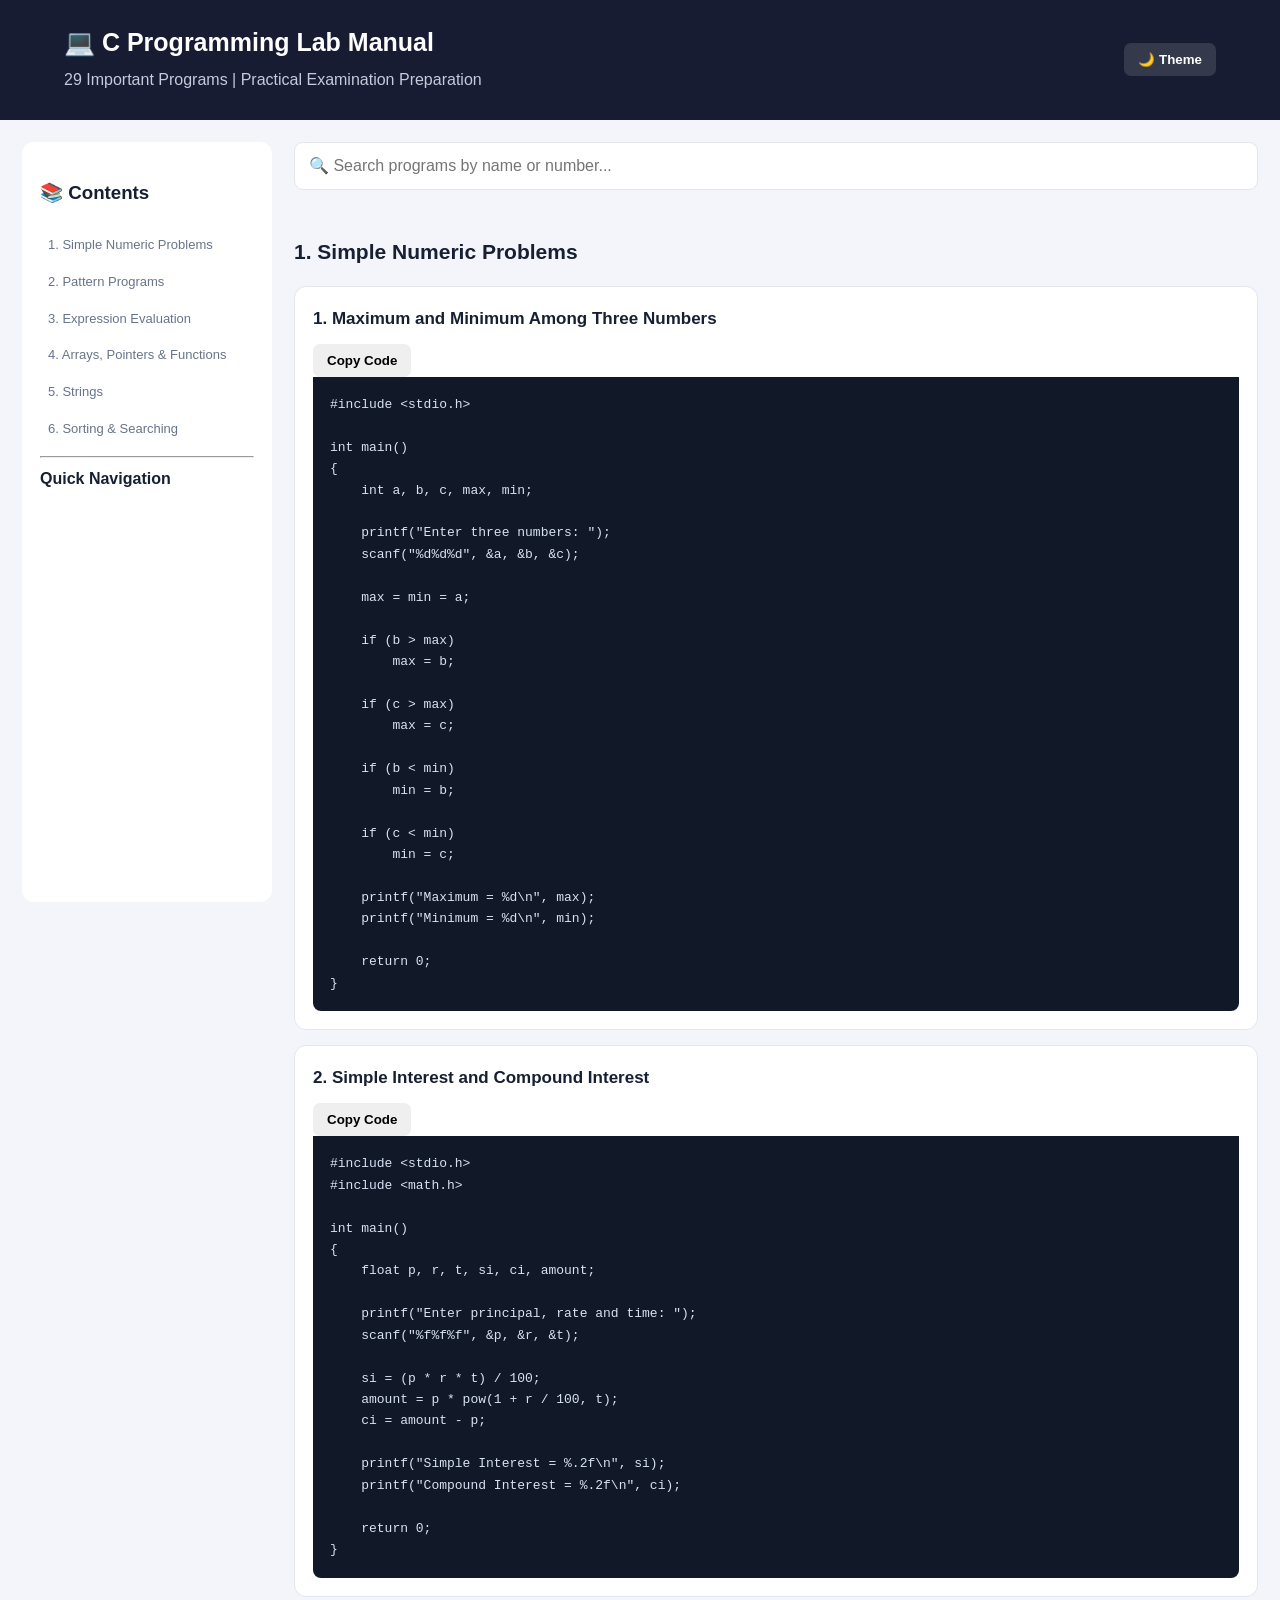
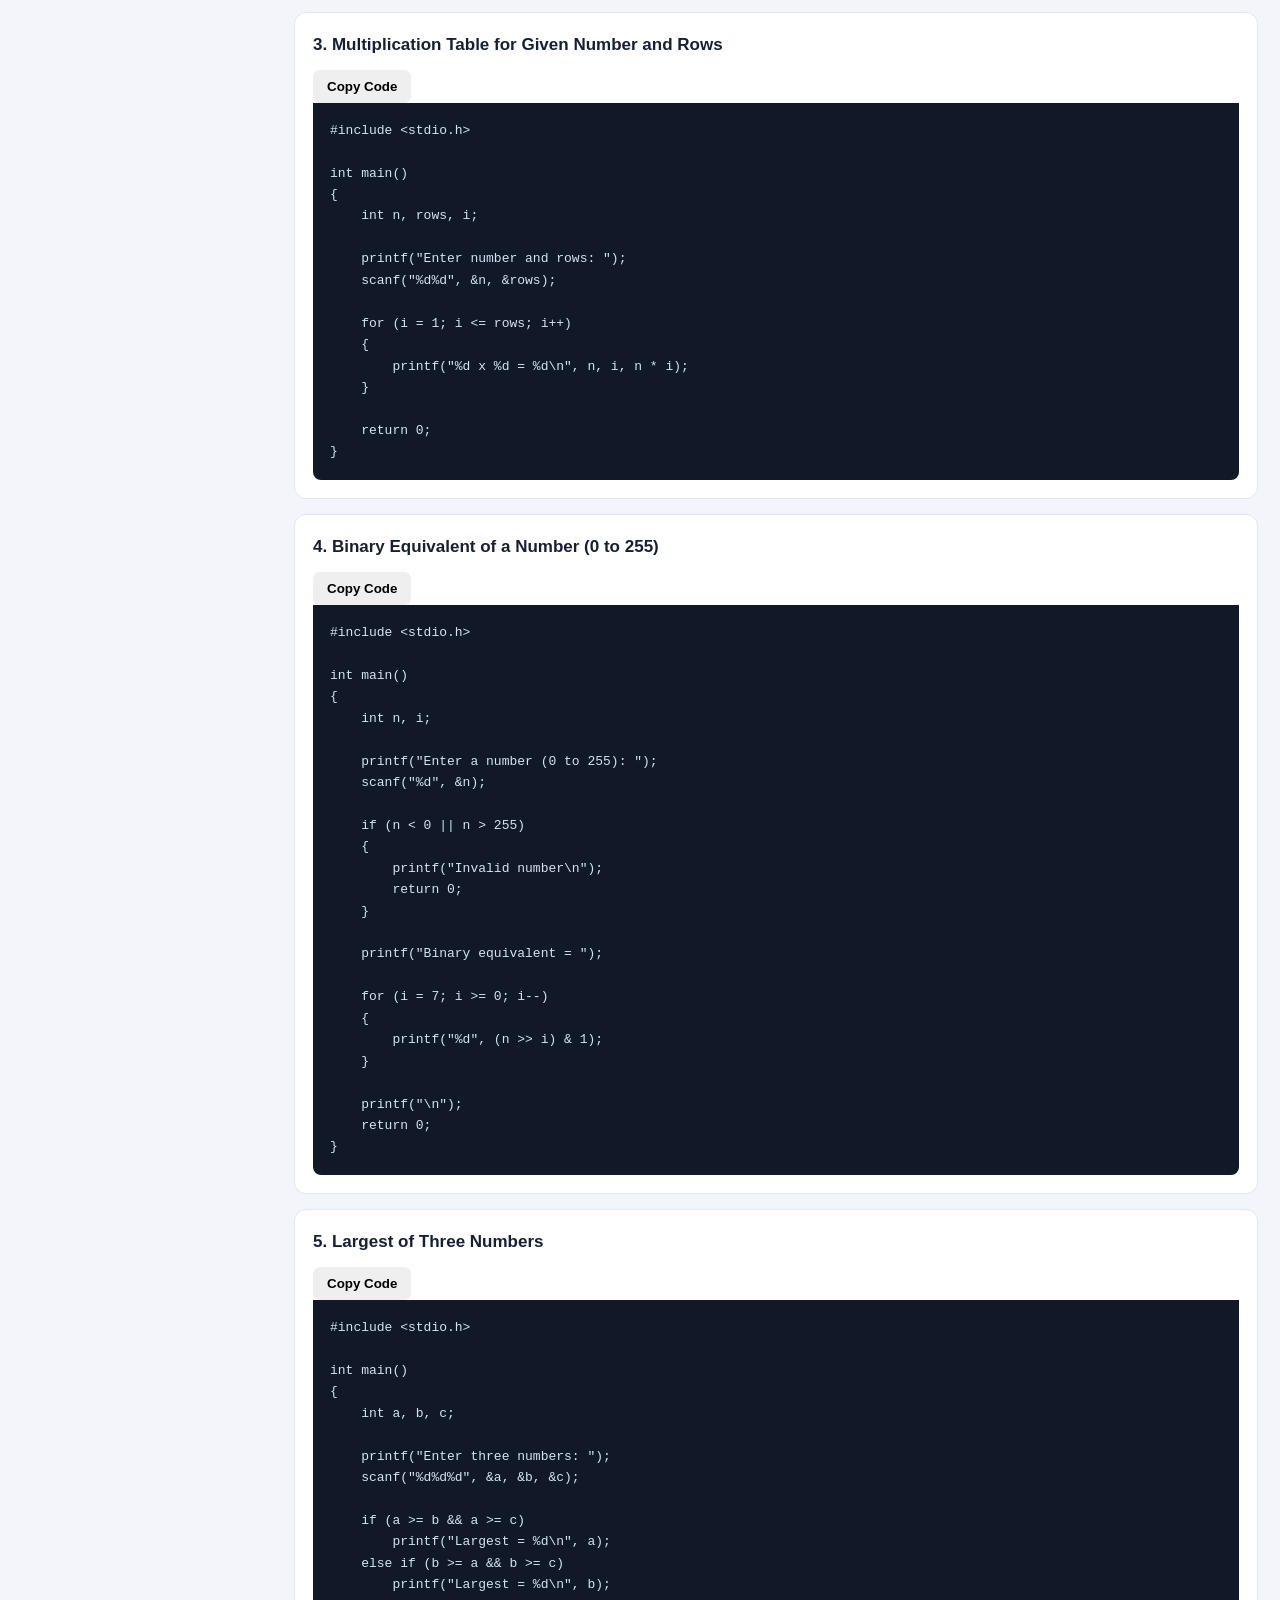
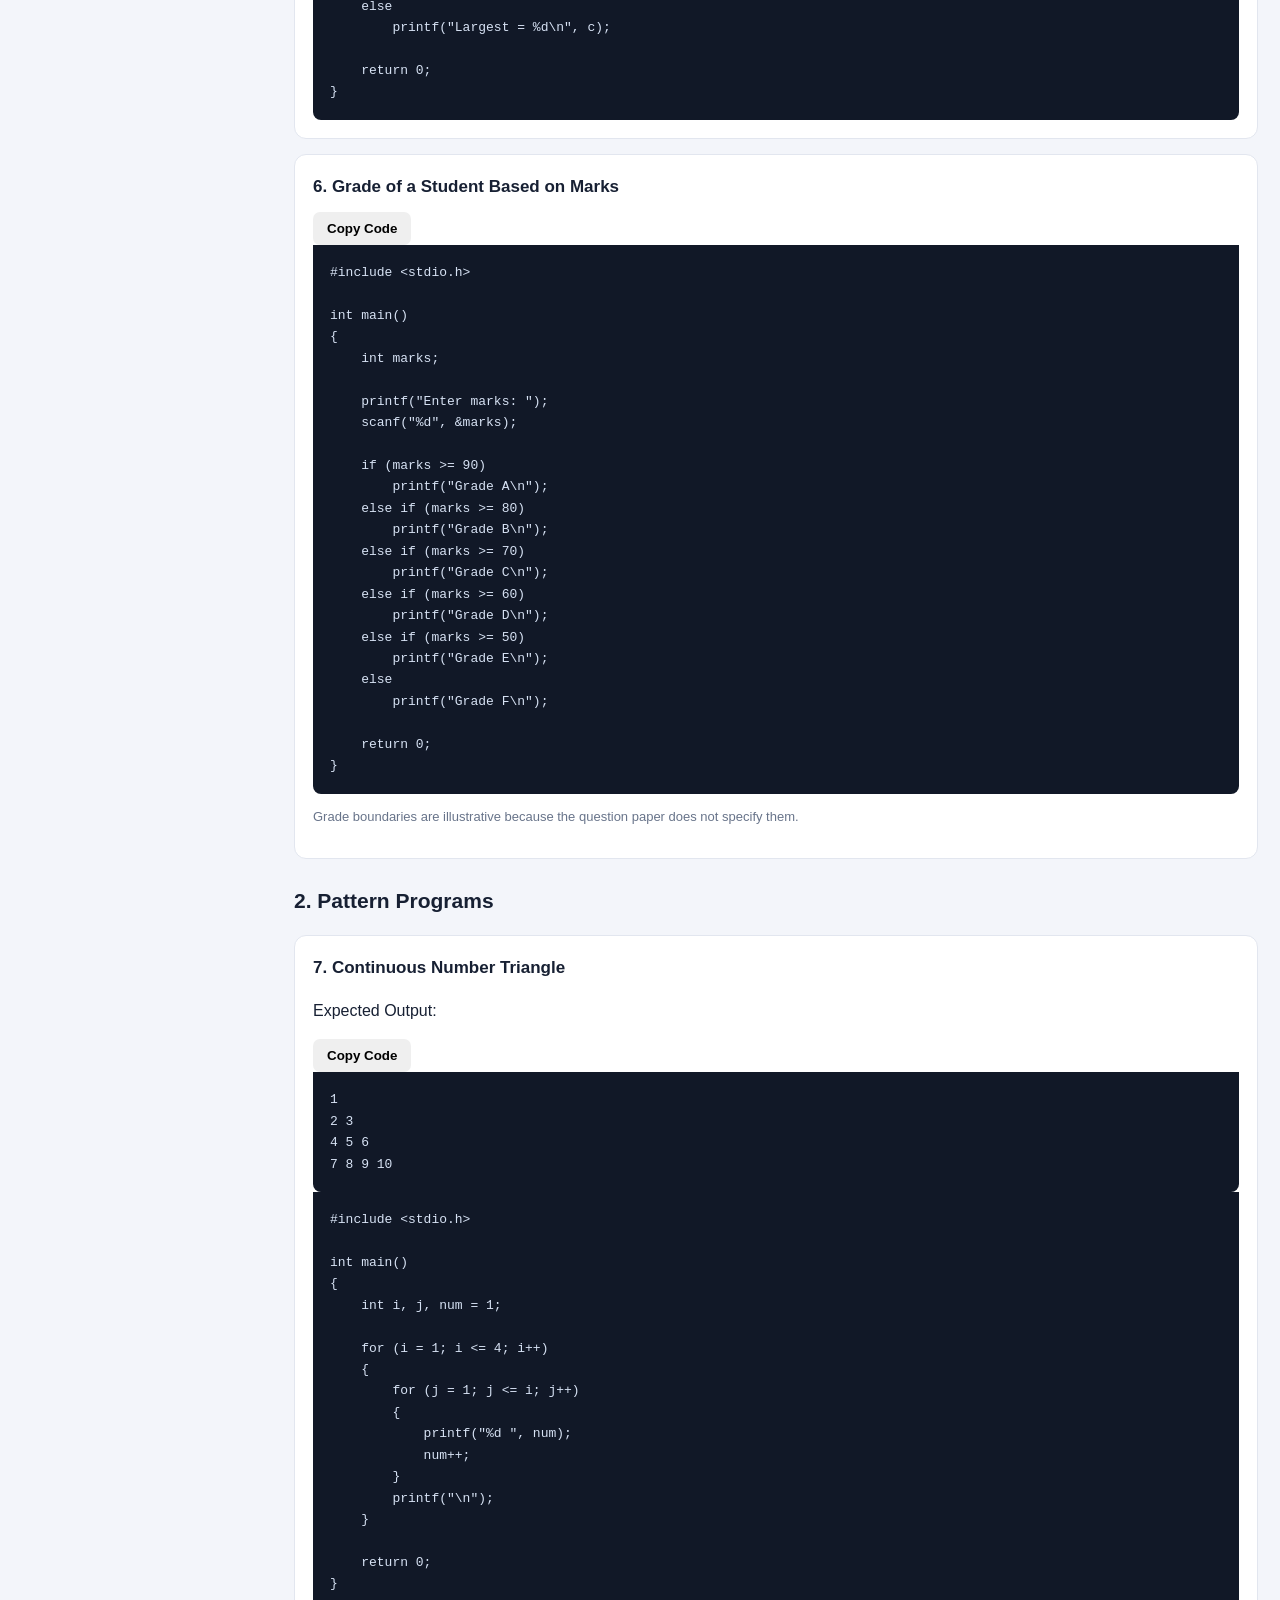
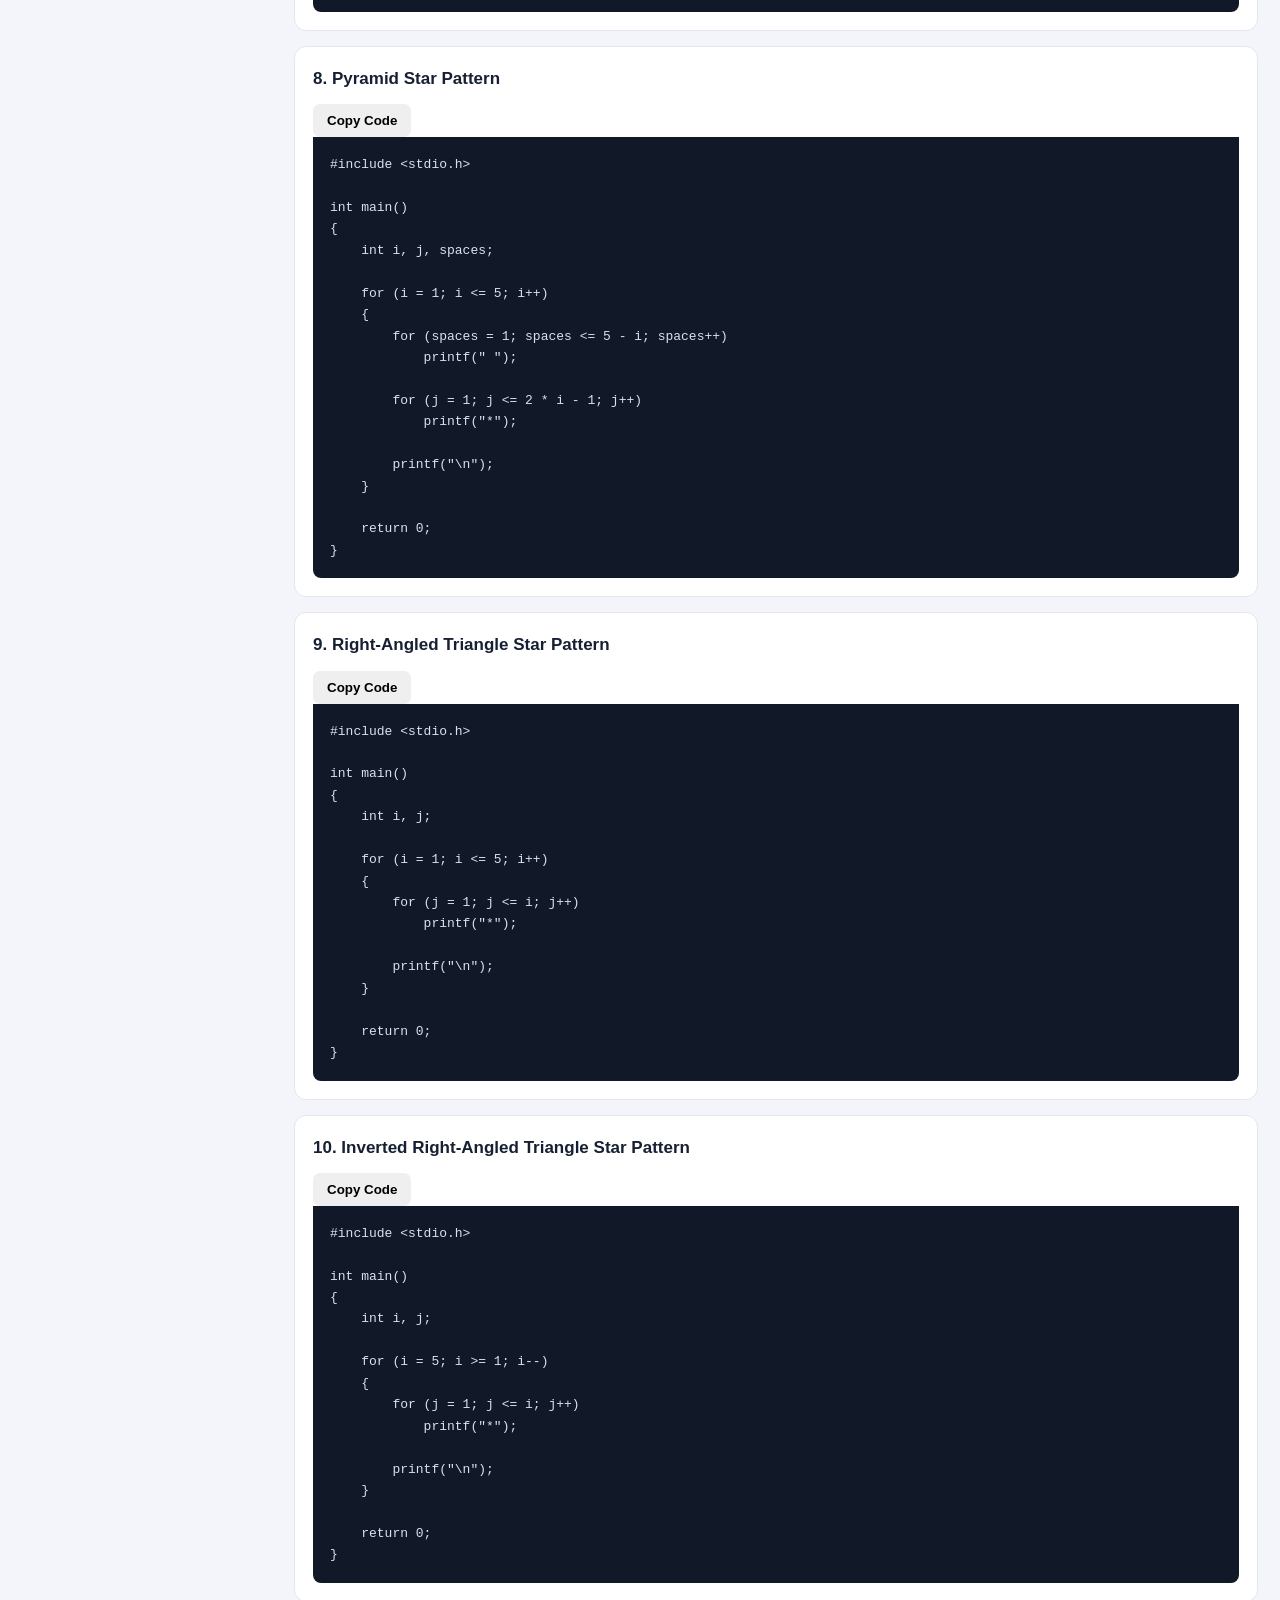
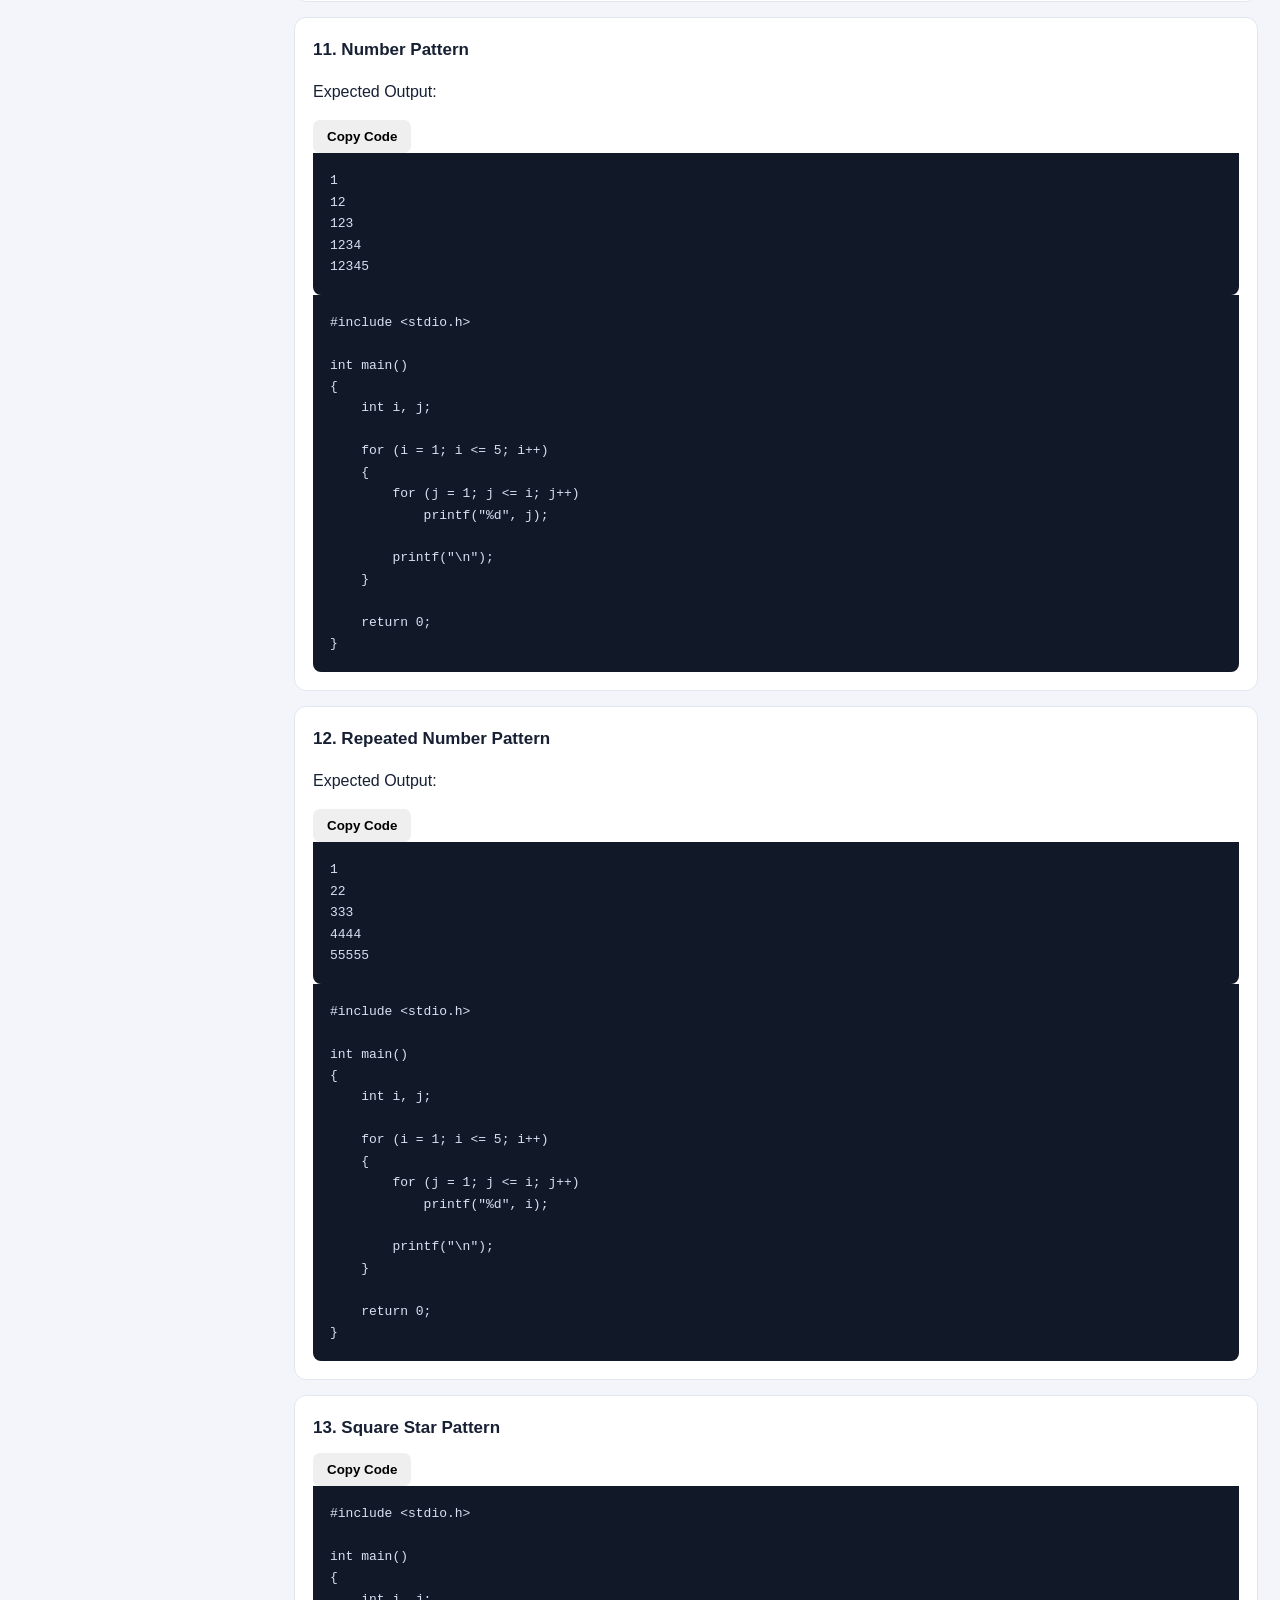
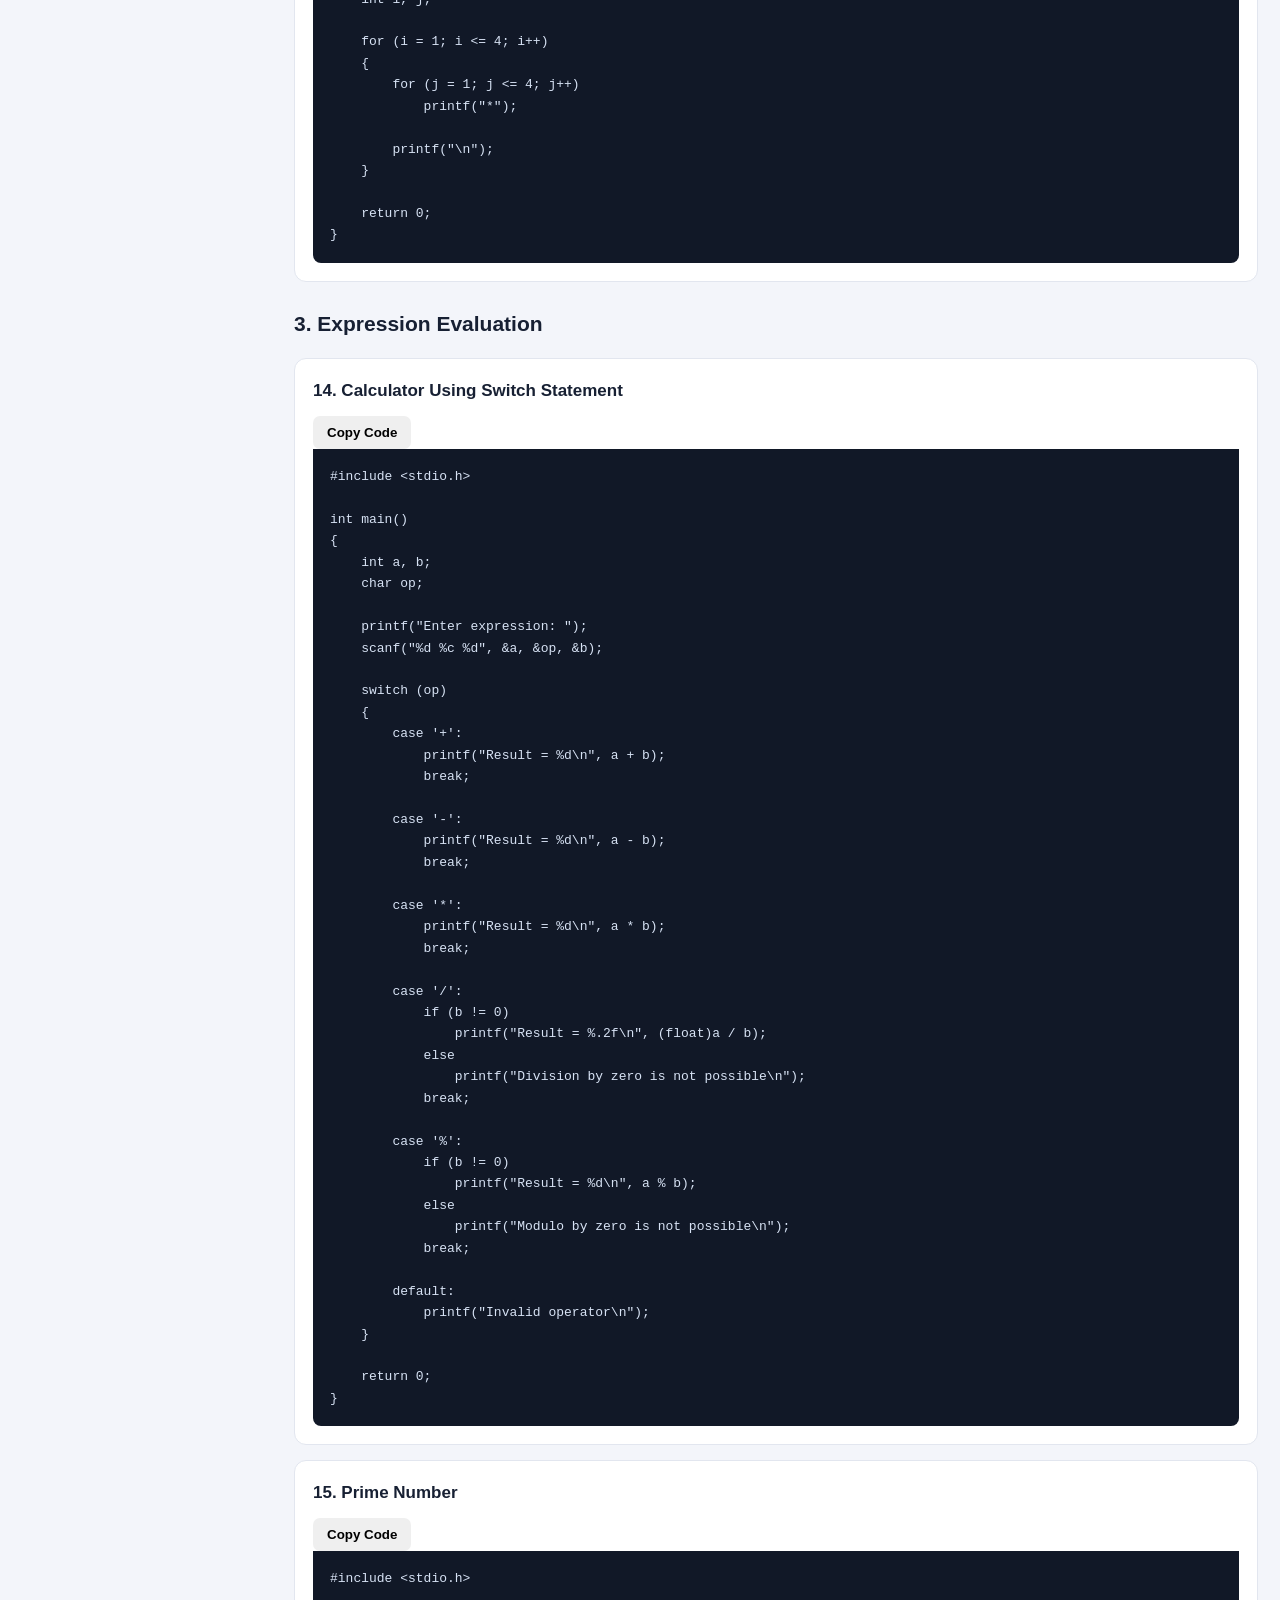
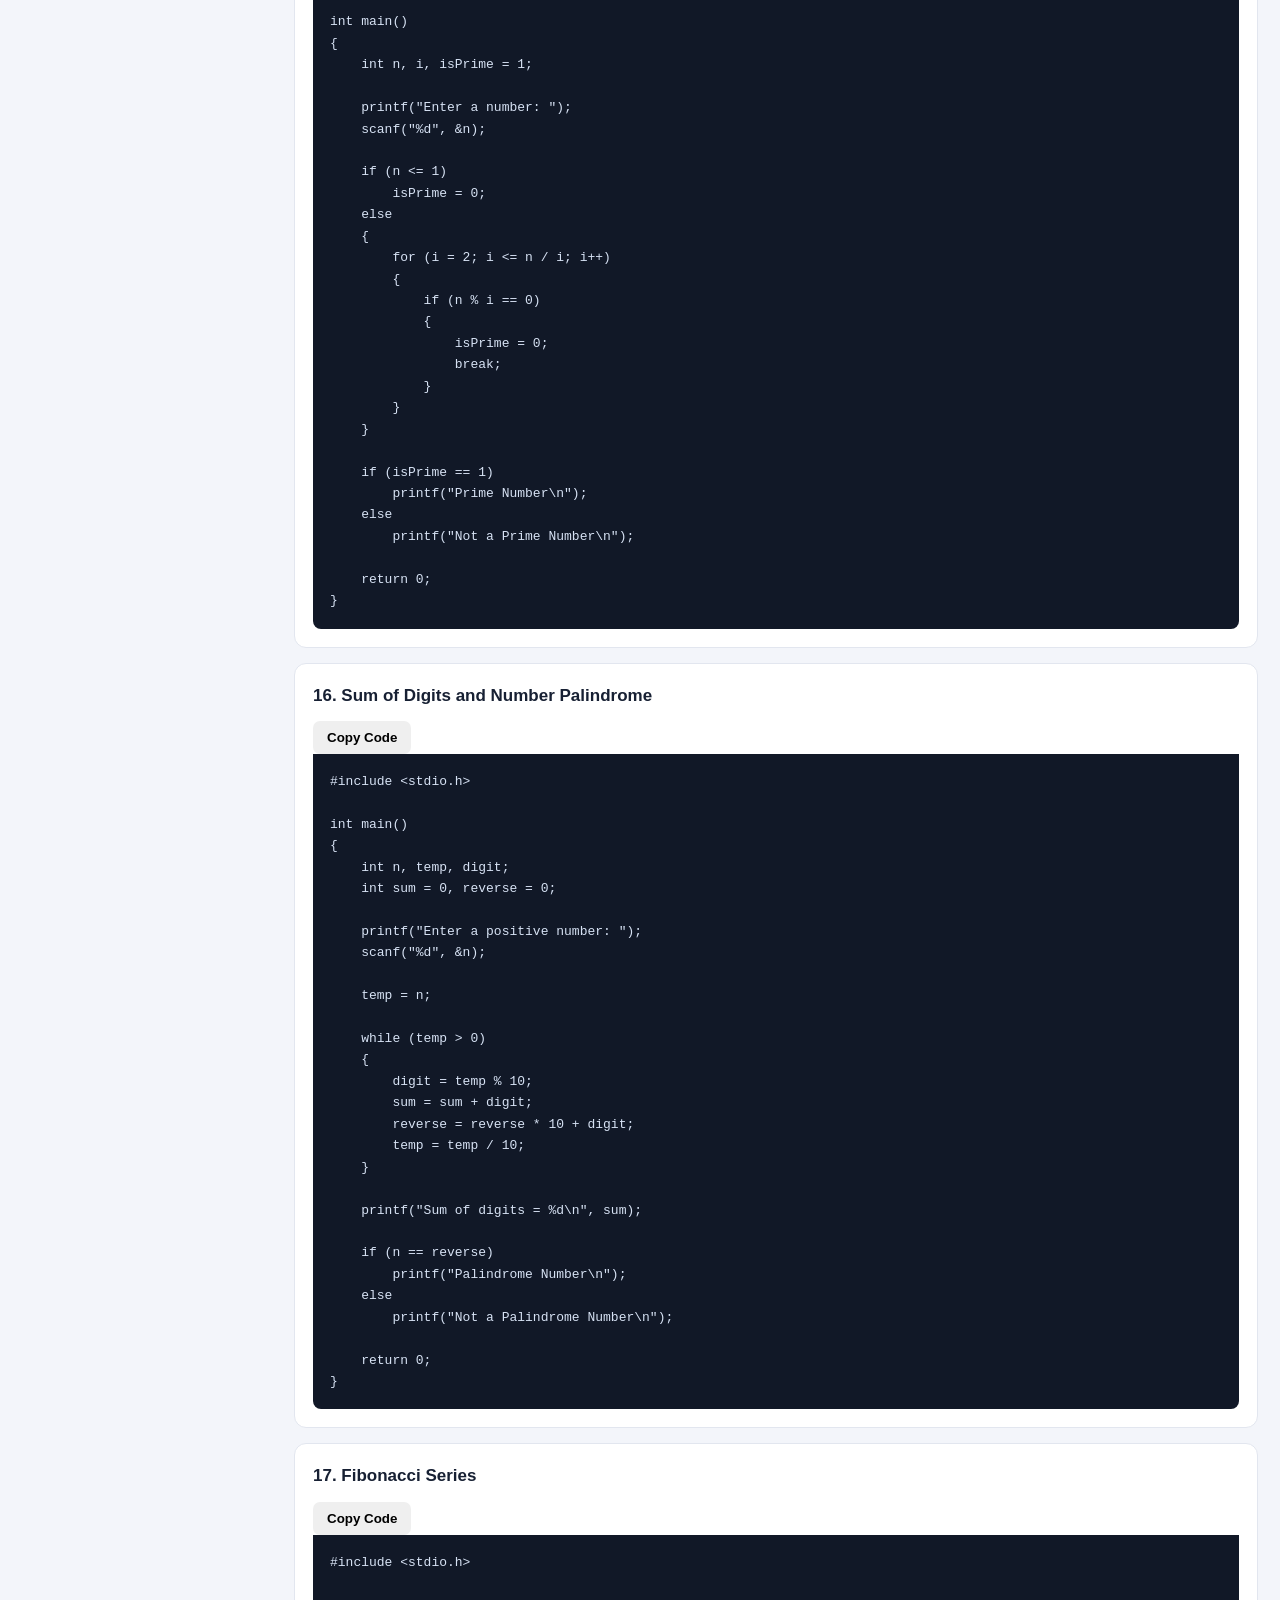
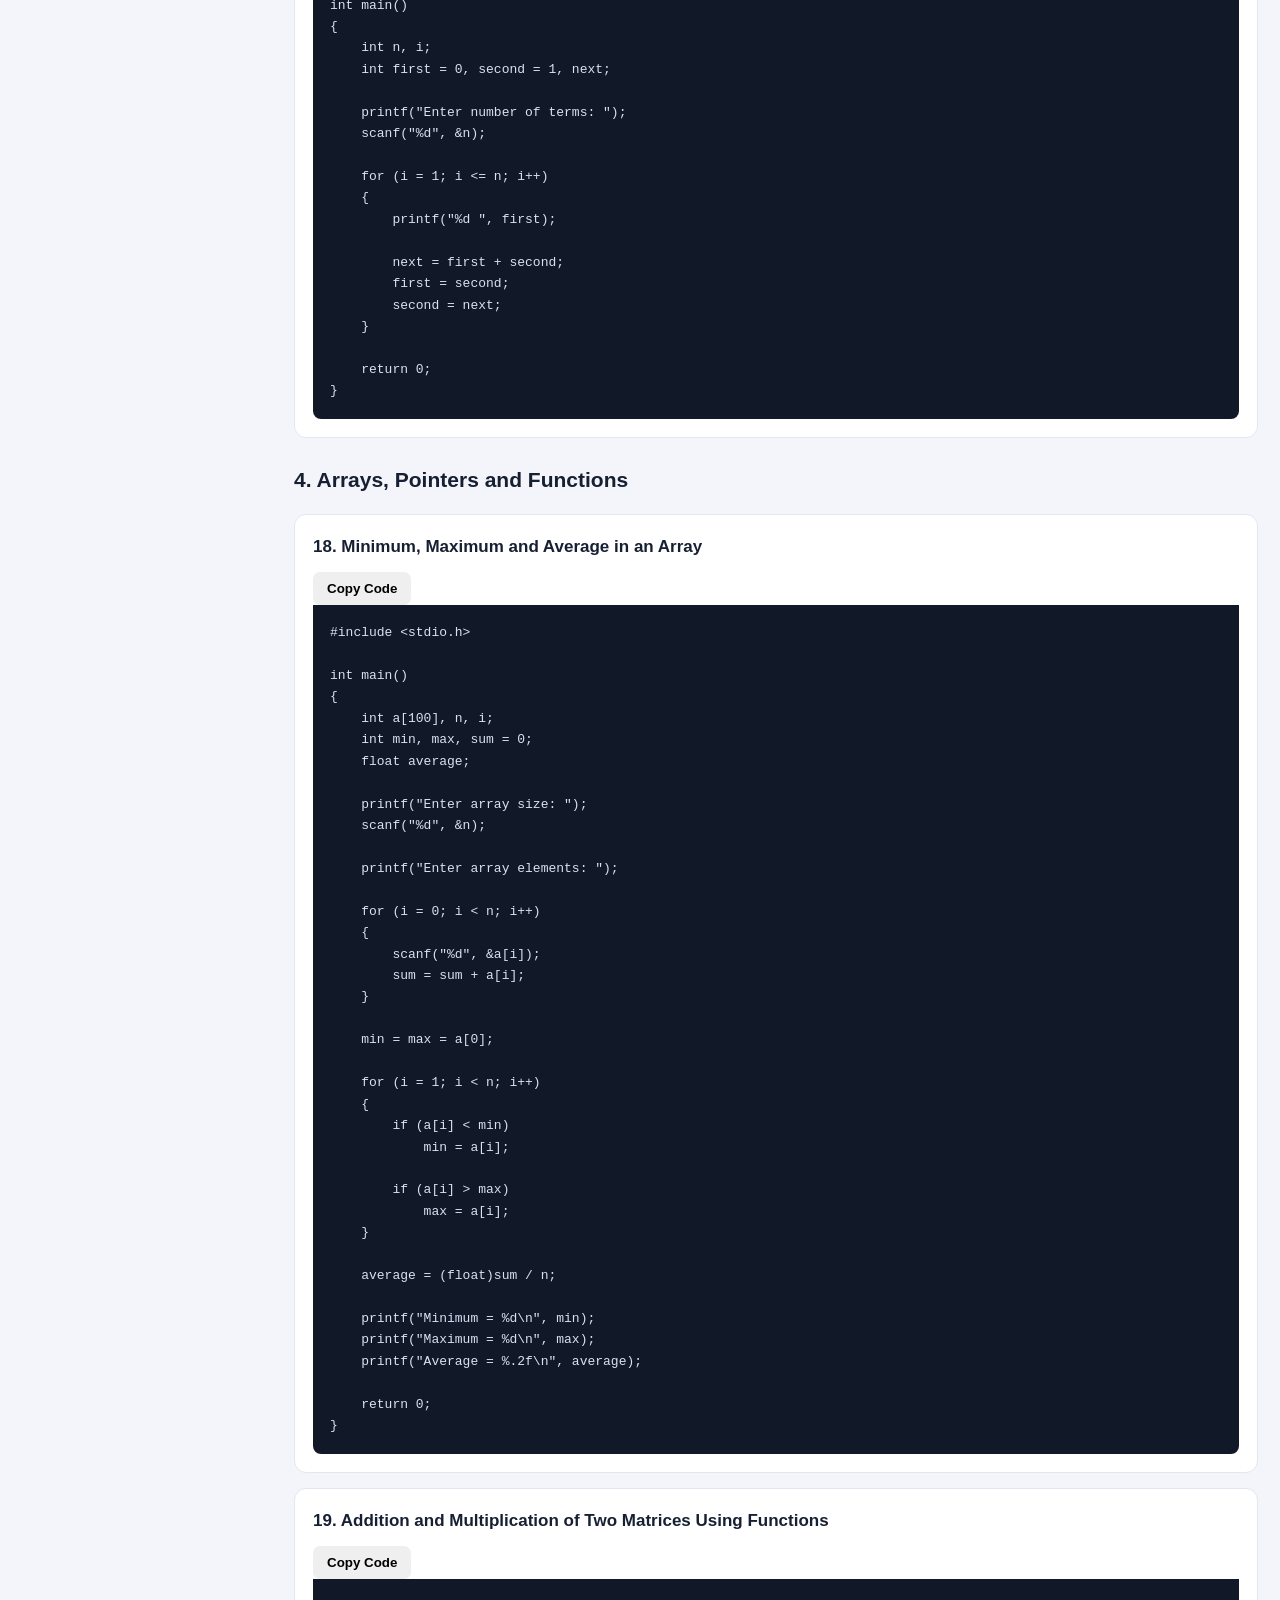
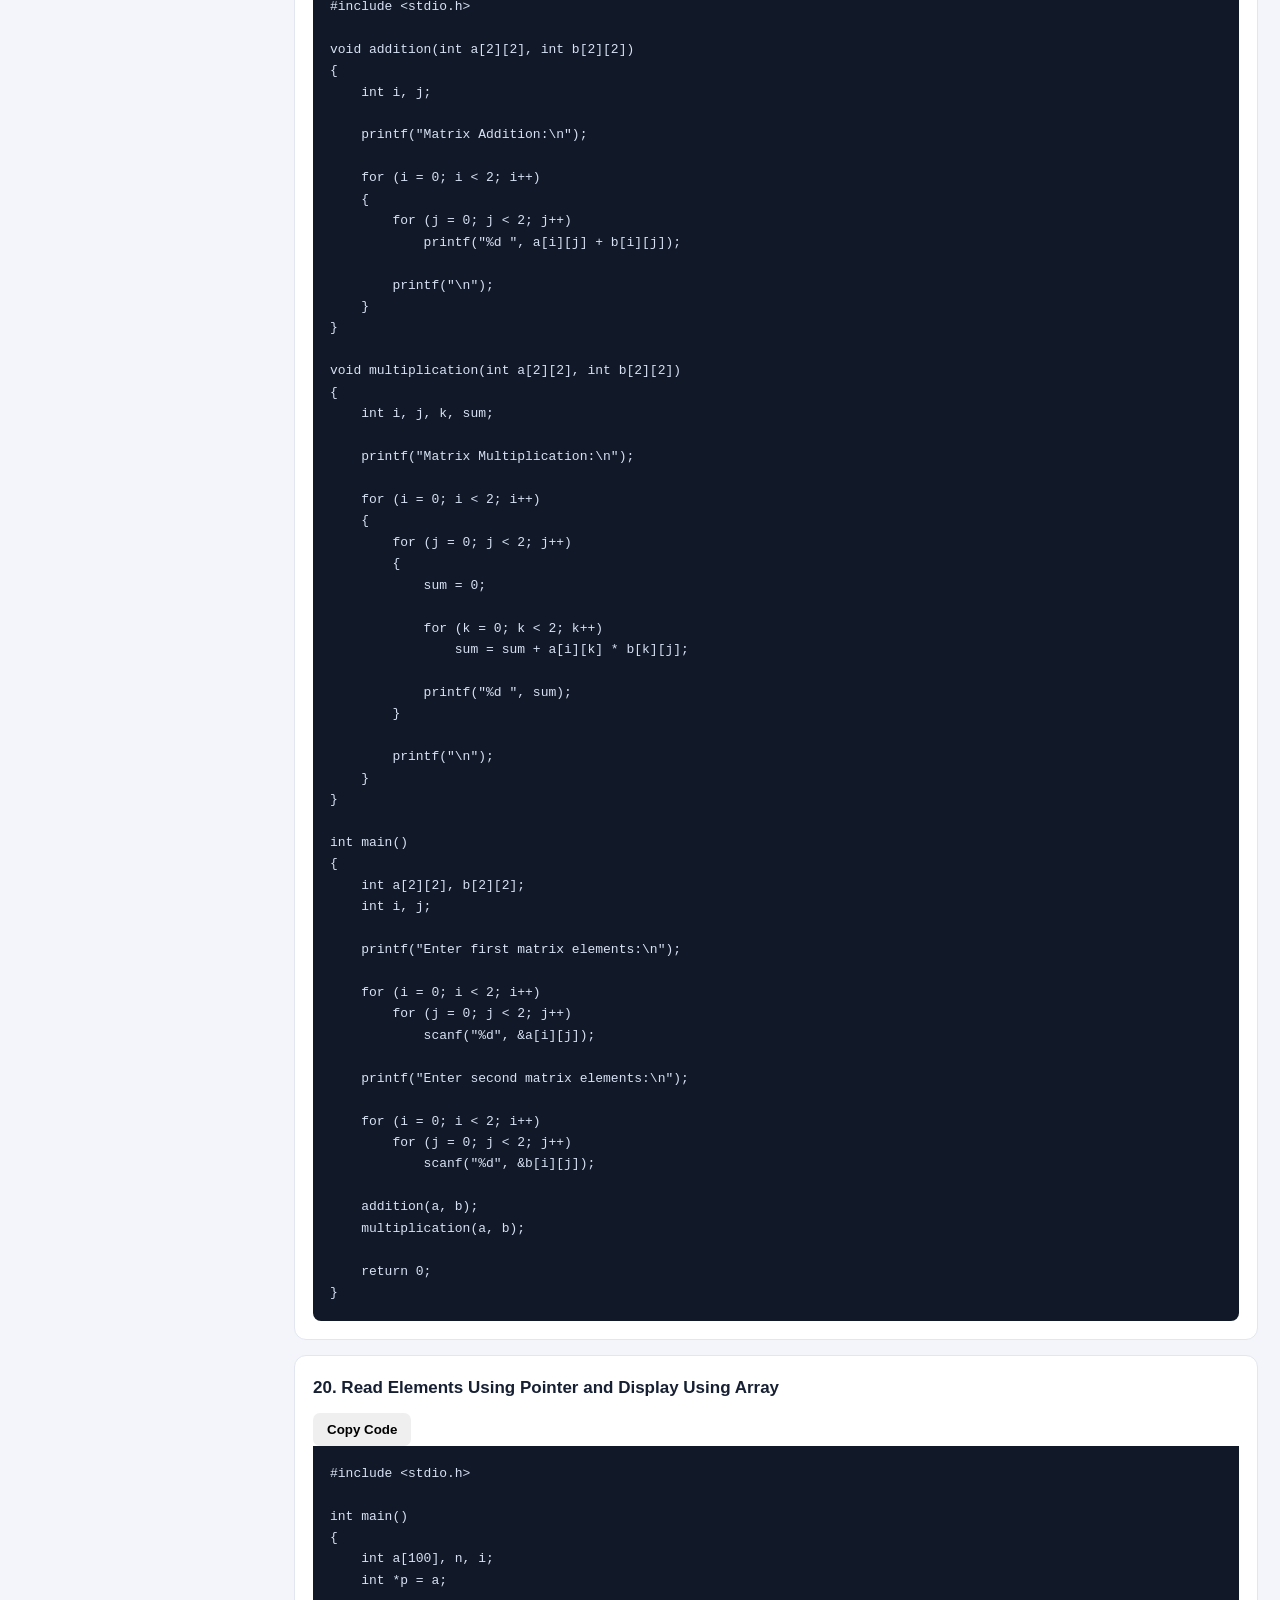
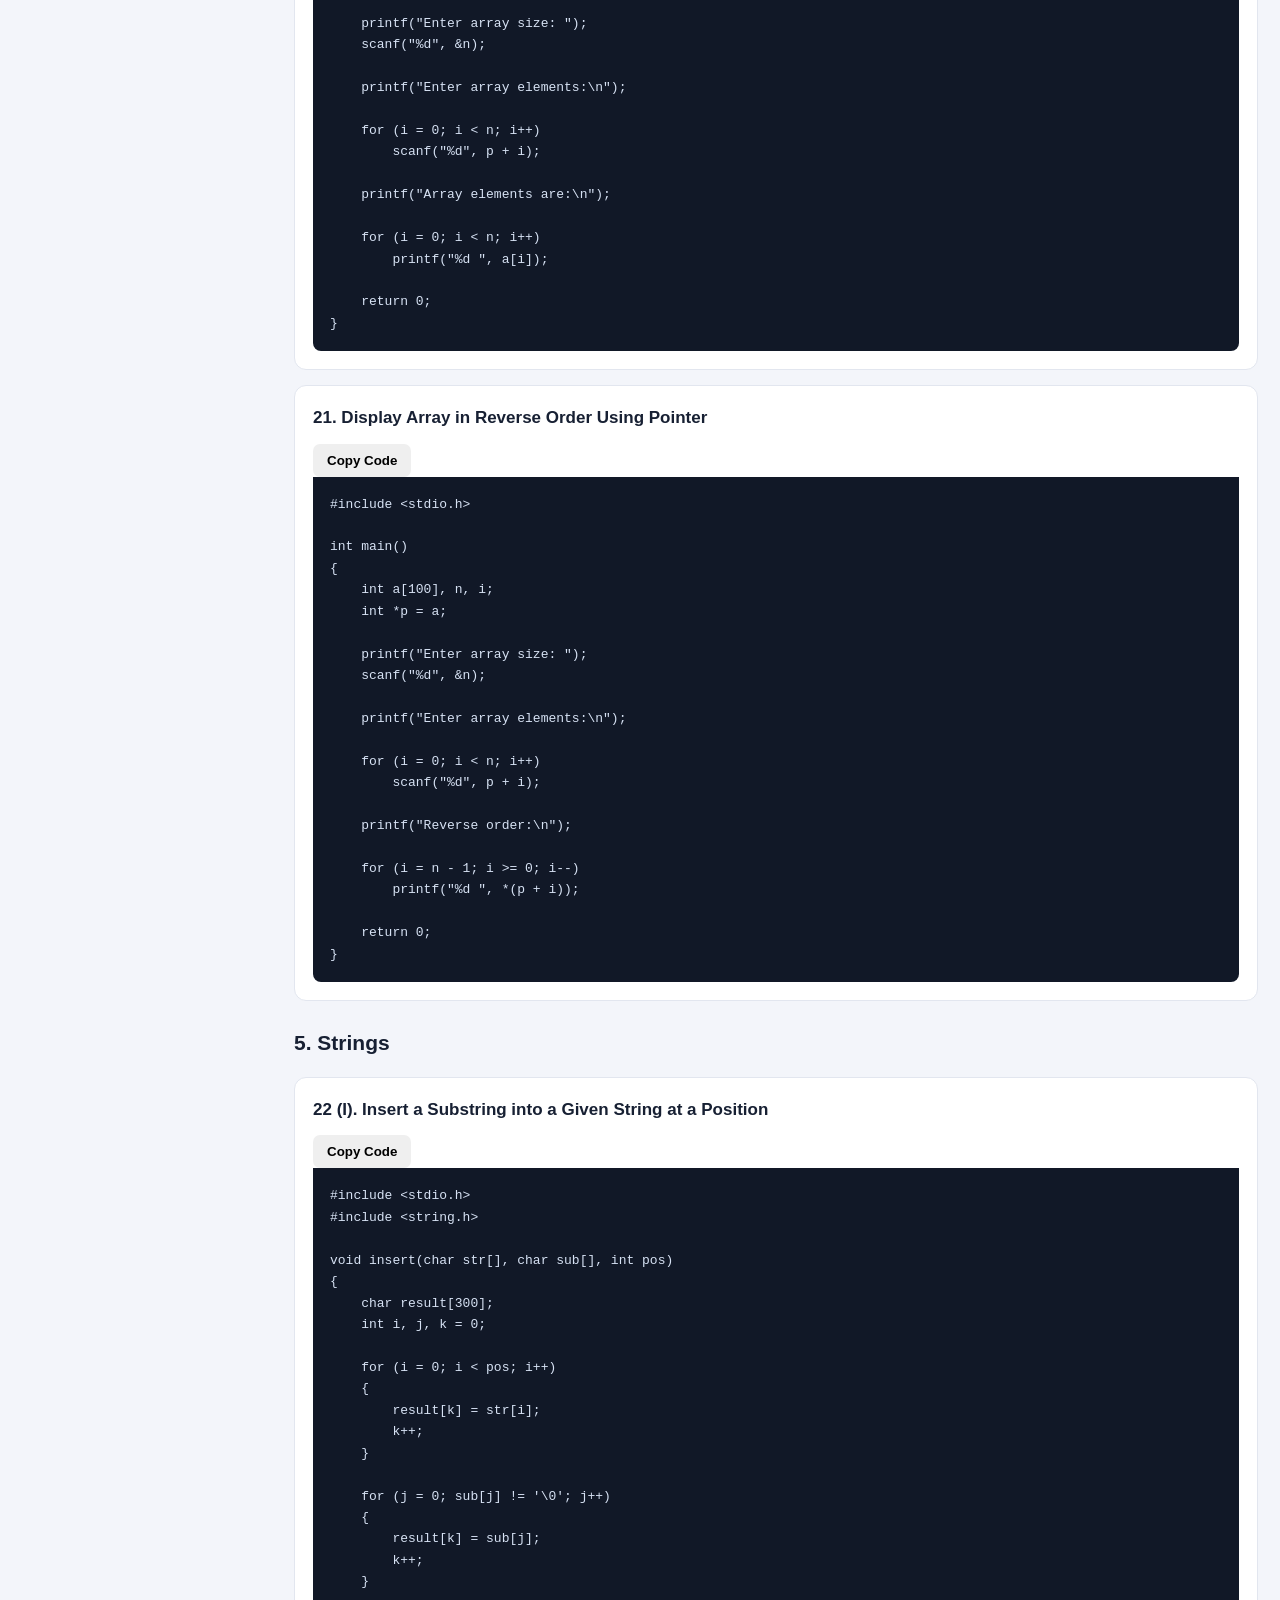
<file: Iab1.html>
<!DOCTYPE html>
<html lang="en">
<head>
<meta charset="UTF-8">
<meta name="viewport" content="width=device-width, initial-scale=1.0">
<title>C Programming Lab Manual</title>

<style>
:root{
 --bg:#f3f5fa;--card:#fff;--text:#172033;
 --muted:#68748a;--primary:#6558e8;
 --code:#111827;--border:#e2e6ef;
}
.dark{
 --bg:#10131c;--card:#1c2230;--text:#edf0fa;
 --muted:#a5aec1;--primary:#a59aff;
 --code:#090d16;--border:#343c4e;
}
*{box-sizing:border-box}
body{
 margin:0;background:var(--bg);color:var(--text);
 font-family:Arial,sans-serif;line-height:1.6;
}
header{
 background:#171c32;color:white;padding:22px 5%;
 position:sticky;top:0;z-index:10;
}
.top{display:flex;justify-content:space-between;align-items:center}
header h1{margin:0;font-size:25px}
header p{margin:5px 0;color:#c7c9dc}
button{
 cursor:pointer;border:0;border-radius:7px;
 padding:9px 14px;font-weight:bold;
}
.theme{background:#ffffff20;color:white}
.container{
 display:grid;grid-template-columns:250px 1fr;
 gap:22px;max-width:1450px;margin:auto;padding:22px;
}
aside{
 background:var(--card);padding:18px;border-radius:12px;
 height:calc(100vh - 140px);overflow:auto;
 position:sticky;top:115px;
}
aside a{
 display:block;padding:8px;text-decoration:none;
 color:var(--muted);border-radius:6px;font-size:13px;
}
aside a:hover{background:var(--bg);color:var(--primary)}
main{min-width:0}
.search{
 width:100%;padding:14px;border:1px solid var(--border);
 border-radius:9px;background:var(--card);
 color:var(--text);font-size:16px;margin-bottom:20px;
}
.section{margin:25px 0}
.section h2{font-size:21px}
.program{
 background:var(--card);border:1px solid var(--border);
 border-radius:12px;padding:18px;margin:15px 0;
}
.program h3{margin:0 0 12px;font-size:17px}
.codehead{
 display:flex;justify-content:space-between;align-items:center;
 background:#273148;color:white;padding:9px 12px;
 border-radius:8px 8px 0 0;font-size:13px;
}
.copy{background:var(--primary);color:white}
pre{
 margin:0;background:var(--code);color:#d7e2f4;
 padding:17px;overflow:auto;border-radius:0 0 8px 8px;
 font-size:13px;line-height:1.65;tab-size:4;
}
.note{color:var(--muted);font-size:13px}
.hidden{display:none!important}
table{width:100%;border-collapse:collapse}
td,th{padding:9px;border-bottom:1px solid var(--border);text-align:left}
footer{text-align:center;padding:30px;color:var(--muted)}
@media(max-width:800px){
 .container{grid-template-columns:1fr;padding:12px}
 aside{position:static;height:auto}
 header h1{font-size:20px}
}
</style>
</head>

<body>

<header>
 <div class="top">
  <div>
   <h1>💻 C Programming Lab Manual</h1>
   <p>29 Important Programs | Practical Examination Preparation</p>
  </div>
  <button class="theme" onclick="toggleTheme()">🌙 Theme</button>
 </div>
</header>

<div class="container">

<aside>
 <h3>📚 Contents</h3>
 <a href="#s1">1. Simple Numeric Problems</a>
 <a href="#s2">2. Pattern Programs</a>
 <a href="#s3">3. Expression Evaluation</a>
 <a href="#s4">4. Arrays, Pointers & Functions</a>
 <a href="#s5">5. Strings</a>
 <a href="#s6">6. Sorting & Searching</a>
 <hr>
 <strong>Quick Navigation</strong>
 <div id="nav"></div>
</aside>

<main>

<input class="search" id="search"
 placeholder="🔍 Search programs by name or number..."
 oninput="filterPrograms()">

<div id="programs">

<!-- SECTION 1 -->

<section class="section" id="s1">
<h2>1. Simple Numeric Problems</h2>

<div class="program">
<h3>1. Maximum and Minimum Among Three Numbers</h3>
<pre><code>#include &lt;stdio.h&gt;

int main()
{
    int a, b, c, max, min;

    printf("Enter three numbers: ");
    scanf("%d%d%d", &amp;a, &amp;b, &amp;c);

    max = min = a;

    if (b > max)
        max = b;

    if (c > max)
        max = c;

    if (b < min)
        min = b;

    if (c < min)
        min = c;

    printf("Maximum = %d\n", max);
    printf("Minimum = %d\n", min);

    return 0;
}</code></pre>
</div>

<div class="program">
<h3>2. Simple Interest and Compound Interest</h3>
<pre><code>#include &lt;stdio.h&gt;
#include &lt;math.h&gt;

int main()
{
    float p, r, t, si, ci, amount;

    printf("Enter principal, rate and time: ");
    scanf("%f%f%f", &amp;p, &amp;r, &amp;t);

    si = (p * r * t) / 100;
    amount = p * pow(1 + r / 100, t);
    ci = amount - p;

    printf("Simple Interest = %.2f\n", si);
    printf("Compound Interest = %.2f\n", ci);

    return 0;
}</code></pre>
</div>

<div class="program">
<h3>3. Multiplication Table for Given Number and Rows</h3>
<pre><code>#include &lt;stdio.h&gt;

int main()
{
    int n, rows, i;

    printf("Enter number and rows: ");
    scanf("%d%d", &amp;n, &amp;rows);

    for (i = 1; i <= rows; i++)
    {
        printf("%d x %d = %d\n", n, i, n * i);
    }

    return 0;
}</code></pre>
</div>

<div class="program">
<h3>4. Binary Equivalent of a Number (0 to 255)</h3>
<pre><code>#include &lt;stdio.h&gt;

int main()
{
    int n, i;

    printf("Enter a number (0 to 255): ");
    scanf("%d", &amp;n);

    if (n < 0 || n > 255)
    {
        printf("Invalid number\n");
        return 0;
    }

    printf("Binary equivalent = ");

    for (i = 7; i >= 0; i--)
    {
        printf("%d", (n >> i) &amp; 1);
    }

    printf("\n");
    return 0;
}</code></pre>
</div>

<div class="program">
<h3>5. Largest of Three Numbers</h3>
<pre><code>#include &lt;stdio.h&gt;

int main()
{
    int a, b, c;

    printf("Enter three numbers: ");
    scanf("%d%d%d", &amp;a, &amp;b, &amp;c);

    if (a >= b &amp;&amp; a >= c)
        printf("Largest = %d\n", a);
    else if (b >= a &amp;&amp; b >= c)
        printf("Largest = %d\n", b);
    else
        printf("Largest = %d\n", c);

    return 0;
}</code></pre>
</div>

<div class="program">
<h3>6. Grade of a Student Based on Marks</h3>
<pre><code>#include &lt;stdio.h&gt;

int main()
{
    int marks;

    printf("Enter marks: ");
    scanf("%d", &amp;marks);

    if (marks >= 90)
        printf("Grade A\n");
    else if (marks >= 80)
        printf("Grade B\n");
    else if (marks >= 70)
        printf("Grade C\n");
    else if (marks >= 60)
        printf("Grade D\n");
    else if (marks >= 50)
        printf("Grade E\n");
    else
        printf("Grade F\n");

    return 0;
}</code></pre>
<p class="note">Grade boundaries are illustrative because the question paper does not specify them.</p>
</div>
</section>

<!-- SECTION 2 -->

<section class="section" id="s2">
<h2>2. Pattern Programs</h2>

<div class="program">
<h3>7. Continuous Number Triangle</h3>
<p>Expected Output:</p>
<pre><code>1
2 3
4 5 6
7 8 9 10</code></pre>
<pre><code>#include &lt;stdio.h&gt;

int main()
{
    int i, j, num = 1;

    for (i = 1; i <= 4; i++)
    {
        for (j = 1; j <= i; j++)
        {
            printf("%d ", num);
            num++;
        }
        printf("\n");
    }

    return 0;
}</code></pre>
</div>

<div class="program">
<h3>8. Pyramid Star Pattern</h3>
<pre><code>#include &lt;stdio.h&gt;

int main()
{
    int i, j, spaces;

    for (i = 1; i <= 5; i++)
    {
        for (spaces = 1; spaces <= 5 - i; spaces++)
            printf(" ");

        for (j = 1; j <= 2 * i - 1; j++)
            printf("*");

        printf("\n");
    }

    return 0;
}</code></pre>
</div>

<div class="program">
<h3>9. Right-Angled Triangle Star Pattern</h3>
<pre><code>#include &lt;stdio.h&gt;

int main()
{
    int i, j;

    for (i = 1; i <= 5; i++)
    {
        for (j = 1; j <= i; j++)
            printf("*");

        printf("\n");
    }

    return 0;
}</code></pre>
</div>

<div class="program">
<h3>10. Inverted Right-Angled Triangle Star Pattern</h3>
<pre><code>#include &lt;stdio.h&gt;

int main()
{
    int i, j;

    for (i = 5; i >= 1; i--)
    {
        for (j = 1; j <= i; j++)
            printf("*");

        printf("\n");
    }

    return 0;
}</code></pre>
</div>

<div class="program">
<h3>11. Number Pattern</h3>
<p>Expected Output:</p>
<pre><code>1
12
123
1234
12345</code></pre>
<pre><code>#include &lt;stdio.h&gt;

int main()
{
    int i, j;

    for (i = 1; i <= 5; i++)
    {
        for (j = 1; j <= i; j++)
            printf("%d", j);

        printf("\n");
    }

    return 0;
}</code></pre>
</div>

<div class="program">
<h3>12. Repeated Number Pattern</h3>
<p>Expected Output:</p>
<pre><code>1
22
333
4444
55555</code></pre>
<pre><code>#include &lt;stdio.h&gt;

int main()
{
    int i, j;

    for (i = 1; i <= 5; i++)
    {
        for (j = 1; j <= i; j++)
            printf("%d", i);

        printf("\n");
    }

    return 0;
}</code></pre>
</div>

<div class="program">
<h3>13. Square Star Pattern</h3>
<pre><code>#include &lt;stdio.h&gt;

int main()
{
    int i, j;

    for (i = 1; i <= 4; i++)
    {
        for (j = 1; j <= 4; j++)
            printf("*");

        printf("\n");
    }

    return 0;
}</code></pre>
</div>
</section>

<!-- SECTION 3 -->

<section class="section" id="s3">
<h2>3. Expression Evaluation</h2>

<div class="program">
<h3>14. Calculator Using Switch Statement</h3>
<pre><code>#include &lt;stdio.h&gt;

int main()
{
    int a, b;
    char op;

    printf("Enter expression: ");
    scanf("%d %c %d", &amp;a, &amp;op, &amp;b);

    switch (op)
    {
        case '+':
            printf("Result = %d\n", a + b);
            break;

        case '-':
            printf("Result = %d\n", a - b);
            break;

        case '*':
            printf("Result = %d\n", a * b);
            break;

        case '/':
            if (b != 0)
                printf("Result = %.2f\n", (float)a / b);
            else
                printf("Division by zero is not possible\n");
            break;

        case '%':
            if (b != 0)
                printf("Result = %d\n", a % b);
            else
                printf("Modulo by zero is not possible\n");
            break;

        default:
            printf("Invalid operator\n");
    }

    return 0;
}</code></pre>
</div>

<div class="program">
<h3>15. Prime Number</h3>
<pre><code>#include &lt;stdio.h&gt;

int main()
{
    int n, i, isPrime = 1;

    printf("Enter a number: ");
    scanf("%d", &amp;n);

    if (n <= 1)
        isPrime = 0;
    else
    {
        for (i = 2; i <= n / i; i++)
        {
            if (n % i == 0)
            {
                isPrime = 0;
                break;
            }
        }
    }

    if (isPrime == 1)
        printf("Prime Number\n");
    else
        printf("Not a Prime Number\n");

    return 0;
}</code></pre>
</div>

<div class="program">
<h3>16. Sum of Digits and Number Palindrome</h3>
<pre><code>#include &lt;stdio.h&gt;

int main()
{
    int n, temp, digit;
    int sum = 0, reverse = 0;

    printf("Enter a positive number: ");
    scanf("%d", &amp;n);

    temp = n;

    while (temp > 0)
    {
        digit = temp % 10;
        sum = sum + digit;
        reverse = reverse * 10 + digit;
        temp = temp / 10;
    }

    printf("Sum of digits = %d\n", sum);

    if (n == reverse)
        printf("Palindrome Number\n");
    else
        printf("Not a Palindrome Number\n");

    return 0;
}</code></pre>
</div>

<div class="program">
<h3>17. Fibonacci Series</h3>
<pre><code>#include &lt;stdio.h&gt;

int main()
{
    int n, i;
    int first = 0, second = 1, next;

    printf("Enter number of terms: ");
    scanf("%d", &amp;n);

    for (i = 1; i <= n; i++)
    {
        printf("%d ", first);

        next = first + second;
        first = second;
        second = next;
    }

    return 0;
}</code></pre>
</div>
</section>

<!-- SECTION 4 -->

<section class="section" id="s4">
<h2>4. Arrays, Pointers and Functions</h2>

<div class="program">
<h3>18. Minimum, Maximum and Average in an Array</h3>
<pre><code>#include &lt;stdio.h&gt;

int main()
{
    int a[100], n, i;
    int min, max, sum = 0;
    float average;

    printf("Enter array size: ");
    scanf("%d", &amp;n);

    printf("Enter array elements: ");

    for (i = 0; i < n; i++)
    {
        scanf("%d", &amp;a[i]);
        sum = sum + a[i];
    }

    min = max = a[0];

    for (i = 1; i < n; i++)
    {
        if (a[i] < min)
            min = a[i];

        if (a[i] > max)
            max = a[i];
    }

    average = (float)sum / n;

    printf("Minimum = %d\n", min);
    printf("Maximum = %d\n", max);
    printf("Average = %.2f\n", average);

    return 0;
}</code></pre>
</div>

<div class="program">
<h3>19. Addition and Multiplication of Two Matrices Using Functions</h3>
<pre><code>#include &lt;stdio.h&gt;

void addition(int a[2][2], int b[2][2])
{
    int i, j;

    printf("Matrix Addition:\n");

    for (i = 0; i < 2; i++)
    {
        for (j = 0; j < 2; j++)
            printf("%d ", a[i][j] + b[i][j]);

        printf("\n");
    }
}

void multiplication(int a[2][2], int b[2][2])
{
    int i, j, k, sum;

    printf("Matrix Multiplication:\n");

    for (i = 0; i < 2; i++)
    {
        for (j = 0; j < 2; j++)
        {
            sum = 0;

            for (k = 0; k < 2; k++)
                sum = sum + a[i][k] * b[k][j];

            printf("%d ", sum);
        }

        printf("\n");
    }
}

int main()
{
    int a[2][2], b[2][2];
    int i, j;

    printf("Enter first matrix elements:\n");

    for (i = 0; i < 2; i++)
        for (j = 0; j < 2; j++)
            scanf("%d", &amp;a[i][j]);

    printf("Enter second matrix elements:\n");

    for (i = 0; i < 2; i++)
        for (j = 0; j < 2; j++)
            scanf("%d", &amp;b[i][j]);

    addition(a, b);
    multiplication(a, b);

    return 0;
}</code></pre>
</div>

<div class="program">
<h3>20. Read Elements Using Pointer and Display Using Array</h3>
<pre><code>#include &lt;stdio.h&gt;

int main()
{
    int a[100], n, i;
    int *p = a;

    printf("Enter array size: ");
    scanf("%d", &amp;n);

    printf("Enter array elements:\n");

    for (i = 0; i < n; i++)
        scanf("%d", p + i);

    printf("Array elements are:\n");

    for (i = 0; i < n; i++)
        printf("%d ", a[i]);

    return 0;
}</code></pre>
</div>

<div class="program">
<h3>21. Display Array in Reverse Order Using Pointer</h3>
<pre><code>#include &lt;stdio.h&gt;

int main()
{
    int a[100], n, i;
    int *p = a;

    printf("Enter array size: ");
    scanf("%d", &amp;n);

    printf("Enter array elements:\n");

    for (i = 0; i < n; i++)
        scanf("%d", p + i);

    printf("Reverse order:\n");

    for (i = n - 1; i >= 0; i--)
        printf("%d ", *(p + i));

    return 0;
}</code></pre>
</div>
</section>

<!-- SECTION 5 -->

<section class="section" id="s5">
<h2>5. Strings</h2>

<div class="program">
<h3>22 (I). Insert a Substring into a Given String at a Position</h3>
<pre><code>#include &lt;stdio.h&gt;
#include &lt;string.h&gt;

void insert(char str[], char sub[], int pos)
{
    char result[300];
    int i, j, k = 0;

    for (i = 0; i < pos; i++)
    {
        result[k] = str[i];
        k++;
    }

    for (j = 0; sub[j] != '\0'; j++)
    {
        result[k] = sub[j];
        k++;
    }

    for (i = pos; str[i] != '\0'; i++)
    {
        result[k] = str[i];
        k++;
    }

    result[k] = '\0';
    strcpy(str, result);
}

int main()
{
    char str[300], sub[150];
    int pos;

    printf("Enter main string: ");
    fgets(str, sizeof(str), stdin);
    str[strcspn(str, "\n")] = '\0';

    printf("Enter substring: ");
    fgets(sub, sizeof(sub), stdin);
    sub[strcspn(sub, "\n")] = '\0';

    printf("Enter position: ");
    scanf("%d", &amp;pos);

    insert(str, sub, pos);

    printf("Result = %s\n", str);

    return 0;
}</code></pre>
</div>

<div class="program">
<h3>22 (II). Delete N Characters from a Given Position</h3>
<pre><code>#include &lt;stdio.h&gt;
#include &lt;string.h&gt;

void deleteCharacters(char str[], int pos, int n)
{
    int i;

    for (i = pos; str[i + n] != '\0'; i++)
        str[i] = str[i + n];

    str[i] = '\0';
}

int main()
{
    char str[300];
    int pos, n;

    printf("Enter a string: ");
    fgets(str, sizeof(str), stdin);
    str[strcspn(str, "\n")] = '\0';

    printf("Enter position: ");
    scanf("%d", &amp;pos);

    printf("Enter number of characters to delete: ");
    scanf("%d", &amp;n);

    deleteCharacters(str, pos, n);

    printf("Result = %s\n", str);

    return 0;
}</code></pre>
</div>

<div class="program">
<h3>23. Check Whether a String Is Palindrome (Without Flag Variable)</h3>
<pre><code>#include &lt;stdio.h&gt;
#include &lt;string.h&gt;

int main()
{
    char str[100];
    int i, len;

    printf("Enter a string: ");
    scanf("%99s", str);

    len = strlen(str);

    for (i = 0; i < len / 2; i++)
    {
        if (str[i] != str[len - 1 - i])
        {
            printf("Not a Palindrome\n");
            return 0;
        }
    }

    printf("Palindrome\n");

    return 0;
}</code></pre>
</div>

<div class="program">
<h3>24. Find Position of a Character in a String</h3>
<pre><code>#include &lt;stdio.h&gt;

int main()
{
    char str[100], ch;
    int i, pos = -1;

    printf("Enter a string: ");
    scanf("%99s", str);

    printf("Enter character to search: ");
    scanf(" %c", &amp;ch);

    for (i = 0; str[i] != '\0'; i++)
    {
        if (str[i] == ch)
        {
            pos = i;
            break;
        }
    }

    printf("Position = %d\n", pos);

    return 0;
}</code></pre>
</div>

<div class="program">
<h3>25. Count Lines, Words and Characters Without ctype.h</h3>
<pre><code>#include &lt;stdio.h&gt;

int main()
{
    char ch;

    int lines = 0, words = 0, characters = 0;
    int inWord = 0;

    printf("Enter text (Ctrl+Z then Enter to stop):\n");

    while ((ch = getchar()) != EOF)
    {
        characters++;

        if (ch == '\n')
            lines++;

        if (ch == ' ' || ch == '\n' || ch == '\t' || ch == '\r')
        {
            inWord = 0;
        }
        else if (inWord == 0)
        {
            words++;
            inWord = 1;
        }
    }

    printf("\nLines = %d\n", lines);
    printf("Words = %d\n", words);
    printf("Characters = %d\n", characters);

    return 0;
}</code></pre>
<p class="note">In Windows, press Ctrl + Z and then Enter to stop entering text. This program counts newline-terminated lines.</p>
</div>
</section>

<!-- SECTION 6 -->

<section class="section" id="s6">
<h2>6. Sorting and Searching</h2>

<div class="program">
<h3>26. Linear Search Using Non-Recursive Function</h3>
<pre><code>#include &lt;stdio.h&gt;

int linearSearch(int a[], int n, int key)
{
    int i;

    for (i = 0; i < n; i++)
    {
        if (a[i] == key)
            return i;
    }

    return -1;
}

int main()
{
    int a[100], n, i, key, pos;

    printf("Enter array size: ");
    scanf("%d", &amp;n);

    printf("Enter array elements:\n");

    for (i = 0; i < n; i++)
        scanf("%d", &amp;a[i]);

    printf("Enter key element: ");
    scanf("%d", &amp;key);

    pos = linearSearch(a, n, key);

    if (pos == -1)
        printf("Element not found\n");
    else
        printf("Element found at position %d\n", pos + 1);

    return 0;
}</code></pre>
</div>

<div class="program">
<h3>27. Binary Search Using Non-Recursive Function</h3>
<pre><code>#include &lt;stdio.h&gt;

int binarySearch(int a[], int n, int key)
{
    int low = 0, high = n - 1;
    int mid;

    while (low <= high)
    {
        mid = (low + high) / 2;

        if (a[mid] == key)
            return mid;
        else if (key < a[mid])
            high = mid - 1;
        else
            low = mid + 1;
    }

    return -1;
}

int main()
{
    int a[100], n, i, key, pos;

    printf("Enter array size: ");
    scanf("%d", &amp;n);

    printf("Enter sorted array elements:\n");

    for (i = 0; i < n; i++)
        scanf("%d", &amp;a[i]);

    printf("Enter key element: ");
    scanf("%d", &amp;key);

    pos = binarySearch(a, n, key);

    if (pos == -1)
        printf("Element not found\n");
    else
        printf("Element found at position %d\n", pos + 1);

    return 0;
}</code></pre>
<p class="note">Binary search requires the array to be sorted in ascending order.</p>
</div>
  
<!-- ========================================= -->
<!-- PROGRAM 28: BUBBLE SORT -->
<!-- ========================================= -->

<div class="program">
    <h3>28. Bubble Sort in Ascending Order</h3>

    <pre><code>#include &lt;stdio.h&gt;

int main()
{
    int a[100], n, i, j, temp;

    printf("Enter array size: ");
    scanf("%d", &amp;n);

    printf("Enter array elements:\n");

    for (i = 0; i &lt; n; i++)
    {
        scanf("%d", &amp;a[i]);
    }

    // Bubble Sort in Ascending Order
    for (i = 0; i &lt; n - 1; i++)
    {
        for (j = 0; j &lt; n - 1 - i; j++)
        {
            if (a[j] &gt; a[j + 1])
            {
                temp = a[j];

                a[j] = a[j + 1];

                a[j + 1] = temp;
            }
        }
    }

    printf("Ascending order:\n");

    for (i = 0; i &lt; n; i++)
    {
        printf("%d ", a[i]);
    }

    return 0;
}</code></pre>
</div>


<!-- ========================================= -->
<!-- PROGRAM 29: SELECTION SORT -->
<!-- ========================================= -->

<div class="program">
    <h3>29. Selection Sort in Descending Order</h3>

    <pre><code>#include &lt;stdio.h&gt;

int main()
{
    int a[100], n, i, j;
    int maxIndex, temp;

    printf("Enter array size: ");
    scanf("%d", &amp;n);

    printf("Enter array elements:\n");

    for (i = 0; i &lt; n; i++)
    {
        scanf("%d", &amp;a[i]);
    }

    // Selection Sort in Descending Order
    for (i = 0; i &lt; n - 1; i++)
    {
        maxIndex = i;

        for (j = i + 1; j &lt; n; j++)
        {
            if (a[j] &gt; a[maxIndex])
            {
                maxIndex = j;
            }
        }

        temp = a[i];

        a[i] = a[maxIndex];

        a[maxIndex] = temp;
    }

    printf("Descending order:\n");

    for (i = 0; i &lt; n; i++)
    {
        printf("%d ", a[i]);
    }

    return 0;
}</code></pre>
</div>


<!-- ========================================= -->
<!-- EXAM REVISION SECTION -->
<!-- ========================================= -->

<section class="revision-section" id="exam-revision">

    <h2>C Programming Lab - Important Examination Topics</h2>

    <p>
        Revise the following concepts according to the
        corresponding program numbers.
    </p>

    <table>
        <thead>
            <tr>
                <th>Program Numbers</th>
                <th>Important Concepts</th>
            </tr>
        </thead>

        <tbody>
            <tr>
                <td>1–6</td>
                <td>if-else, operators, loops</td>
            </tr>

            <tr>
                <td>7–13</td>
                <td>Nested for loops</td>
            </tr>

            <tr>
                <td>14</td>
                <td>Switch statement</td>
            </tr>

            <tr>
                <td>15–17</td>
                <td>while, for, break</td>
            </tr>

            <tr>
                <td>18</td>
                <td>Arrays</td>
            </tr>

            <tr>
                <td>19</td>
                <td>Functions and 2D arrays</td>
            </tr>

            <tr>
                <td>20–21</td>
                <td>Pointers</td>
            </tr>

            <tr>
                <td>22–25</td>
                <td>Strings</td>
            </tr>

            <tr>
                <td>26</td>
                <td>Linear Search</td>
            </tr>

            <tr>
                <td>27</td>
                <td>Binary Search</td>
            </tr>

            <tr>
                <td>28</td>
                <td>Bubble Sort</td>
            </tr>

            <tr>
                <td>29</td>
                <td>Selection Sort</td>
            </tr>
        </tbody>
    </table>

</section>


<!-- ========================================= -->
<!-- PRACTICE TIPS -->
<!-- ========================================= -->

<section class="practice-section">

    <h2>Important Practice Tips</h2>

    <ul>
        <li>Write every program once without looking at the solution.</li>

        <li>Compile and execute each program.</li>

        <li>Understand the logic behind every loop.</li>

        <li>Practice array and string operations carefully.</li>

        <li>Understand functions and pointers with examples.</li>

        <li>Pay special attention to Programs 19, 22, 23, 24, 25 and 27.</li>
    </ul>

</section>


<!-- ========================================= -->
<!-- FOOTER -->
<!-- ========================================= -->

<footer class="footer">

    <h3>C Programming Practice Sessions</h3>

    <p>
        Practice every program, understand the logic,
        and prepare confidently for your laboratory examination.
    </p>

    <p>
        Total Programs: 29
    </p>

    <p>
        &copy; 2026 C Programming Lab Practice
    </p>

</footer>


<!-- ========================================= -->
<!-- JAVASCRIPT -->
<!-- ========================================= -->

<script>

// =========================================
// SEARCH PROGRAMS
// =========================================

function filterPrograms()
{
    const searchInput = document.getElementById("searchInput");

    if (!searchInput) return;

    const searchValue = searchInput.value.toLowerCase();

    const programs = document.querySelectorAll(".program");

    programs.forEach(function(program)
    {
        const content = program.innerText.toLowerCase();

        if (content.includes(searchValue))
        {
            program.style.display = "";
        }
        else
        {
            program.style.display = "none";
        }
    });
}


// =========================================
// DARK / LIGHT THEME
// =========================================

function toggleTheme()
{
    document.body.classList.toggle("dark-mode");

    const isDark = document.body.classList.contains("dark-mode");

    localStorage.setItem("cLabTheme", isDark ? "dark" : "light");
}


// Load saved theme

window.addEventListener("DOMContentLoaded", function()
{
    const savedTheme = localStorage.getItem("cLabTheme");

    if (savedTheme === "dark")
    {
        document.body.classList.add("dark-mode");
    }
});


// =========================================
// COPY PROGRAM CODE
// =========================================

async function copyCode(button)
{
    const program = button.closest(".program");

    if (!program) return;

    const code = program.querySelector("pre code");

    if (!code) return;

    const text = code.innerText;

    try
    {
        await navigator.clipboard.writeText(text);

        button.innerText = "Copied!";

    }
    catch (error)
    {
        const textArea = document.createElement("textarea");

        textArea.value = text;

        document.body.appendChild(textArea);

        textArea.select();

        document.execCommand("copy");

        textArea.remove();

        button.innerText = "Copied!";
    }

    setTimeout(function()
    {
        button.innerText = "Copy Code";
    }, 2000);
}


// =========================================
// ADD COPY BUTTON TO EVERY PROGRAM
// =========================================

document.addEventListener("DOMContentLoaded", function()
{
    const programs = document.querySelectorAll(".program");

    programs.forEach(function(program)
    {
        const pre = program.querySelector("pre");

        if (!pre) return;

        // Avoid duplicate buttons
        if (pre.querySelector(".copy-btn")) return;

        const button = document.createElement("button");

        button.className = "copy-btn";

        button.innerText = "Copy Code";

        button.type = "button";

        button.addEventListener("click", function()
        {
            copyCode(button);
        });

        pre.parentNode.insertBefore(button, pre);
    });
});


// =========================================
// SMOOTH SCROLL
// =========================================

document.querySelectorAll('a[href^="#"]').forEach(function(link)
{
    link.addEventListener("click", function(event)
    {
        const target = document.querySelector(this.getAttribute("href"));

        if (target)
        {
            event.preventDefault();

            target.scrollIntoView({
                behavior: "smooth"
            });
        }
    });
});

</script>

</body>
</html>
</file>
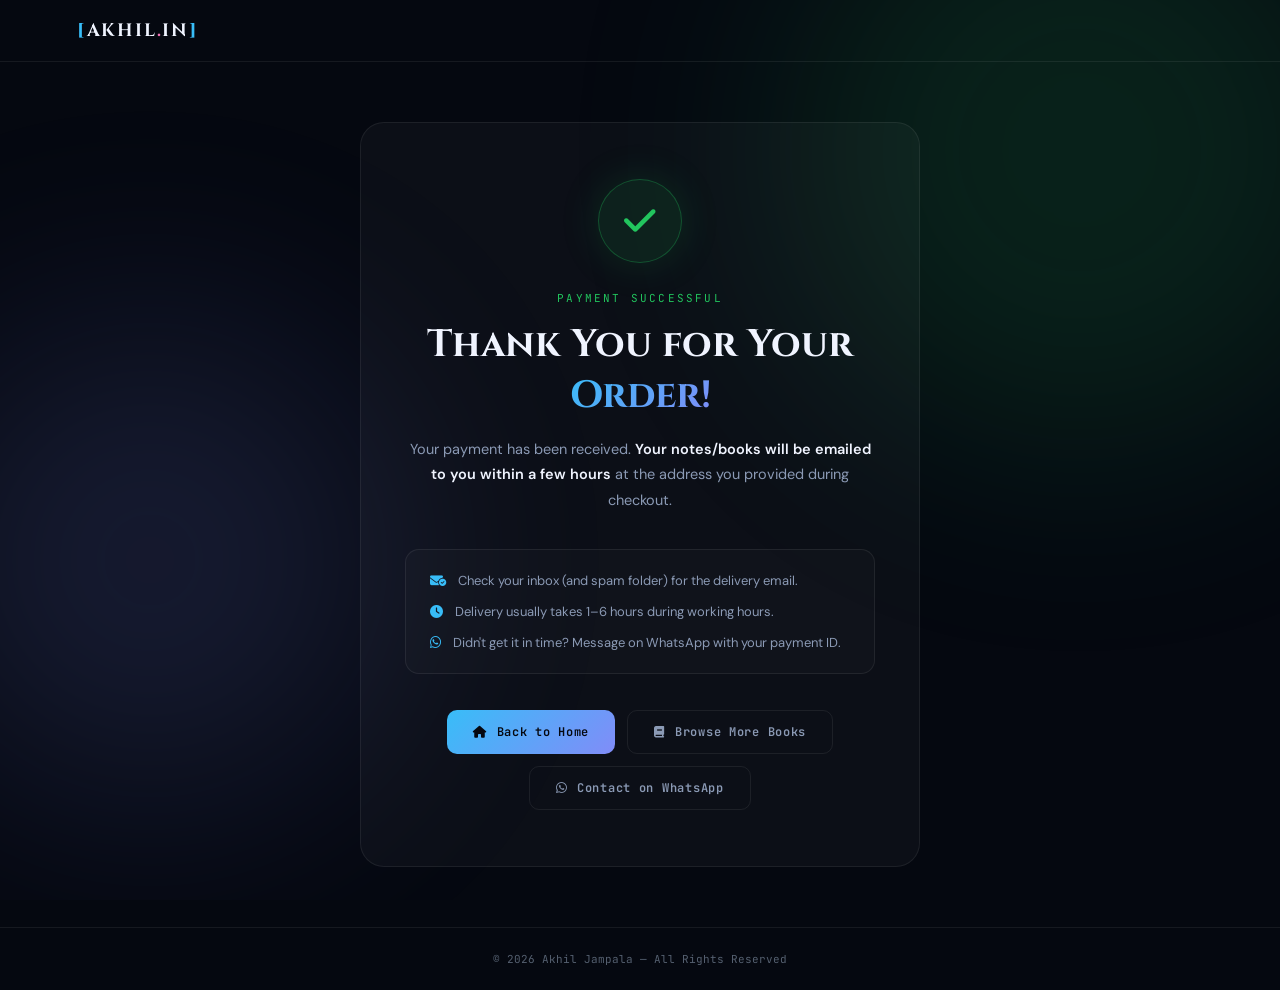
<file: thanks.html>
<!DOCTYPE html>
<html lang="en">
<head>
<meta charset="UTF-8">
<meta name="viewport" content="width=device-width, initial-scale=1.0">
<title>Order Confirmed — Akhil Jampala</title>
<link rel="preconnect" href="https://fonts.googleapis.com">
<link href="https://fonts.googleapis.com/css2?family=Cinzel:wght@400;600;700;900&family=DM+Sans:ital,opsz,wght@0,9..40,300;0,9..40,400;0,9..40,500;0,9..40,600;1,9..40,400&family=JetBrains+Mono:wght@300;400;500;600&display=swap" rel="stylesheet">
<link rel="stylesheet" href="https://cdnjs.cloudflare.com/ajax/libs/font-awesome/6.5.0/css/all.min.css">

<style>
:root {
  --bg:       #050810;
  --surface:  rgba(255,255,255,0.03);
  --border:   rgba(255,255,255,0.07);
  --border-glow: rgba(56,189,248,0.25);

  --neon:  #38bdf8;
  --neon2: #818cf8;
  --neon3: #f472b6;
  --gold:  #fbbf24;

  --text:      #f0f4ff;
  --text-dim:  #8b9ab5;
  --text-muted:#556070;

  --font-display: 'Cinzel', serif;
  --font-body:    'DM Sans', sans-serif;
  --font-mono:    'JetBrains Mono', monospace;

  --transition: 0.4s cubic-bezier(0.23, 1, 0.32, 1);
}

*, *::before, *::after { margin: 0; padding: 0; box-sizing: border-box; }
html { scroll-behavior: smooth; }
body {
  background: var(--bg);
  color: var(--text);
  font-family: var(--font-body);
  min-height: 100vh;
  display: flex;
  flex-direction: column;
}

.bg-ambient { position: fixed; inset: 0; z-index: 0; pointer-events: none; overflow: hidden; }
.bg-orb { position: absolute; border-radius: 50%; filter: blur(120px); opacity: 0.14; }
.bg-orb-1 { width: 600px; height: 600px; background: #22c55e; top: -150px; right: -100px; }
.bg-orb-2 { width: 500px; height: 500px; background: var(--neon2); bottom: 10%; left: -100px; }

#navbar {
  position: relative; z-index: 2;
  padding: 18px 6%;
  display: flex; align-items: center; justify-content: space-between;
  border-bottom: 1px solid var(--border);
}
.logo {
  font-family: var(--font-display);
  font-size: 18px; font-weight: 700; letter-spacing: 0.1em;
  color: var(--text); text-decoration: none;
}
.logo .logo-bracket { color: var(--neon); }
.logo .logo-dot { color: var(--neon3); }

main {
  flex: 1;
  position: relative; z-index: 1;
  display: flex; align-items: center; justify-content: center;
  padding: 60px 6%;
}

.confirm-card {
  max-width: 560px;
  width: 100%;
  background: var(--surface);
  border: 1px solid var(--border);
  border-radius: 24px;
  padding: 56px 44px;
  text-align: center;
}

.confirm-icon {
  width: 84px; height: 84px;
  margin: 0 auto 28px;
  border-radius: 50%;
  background: rgba(34,197,94,0.1);
  border: 1px solid rgba(34,197,94,0.3);
  display: flex; align-items: center; justify-content: center;
  font-size: 36px;
  color: #22c55e;
  box-shadow: 0 0 40px rgba(34,197,94,0.15);
}

.confirm-eyebrow {
  font-family: var(--font-mono);
  font-size: 11px;
  letter-spacing: 0.2em;
  text-transform: uppercase;
  color: #22c55e;
  margin-bottom: 14px;
}

.confirm-title {
  font-family: var(--font-display);
  font-size: clamp(28px, 4vw, 38px);
  font-weight: 700;
  margin-bottom: 16px;
}
.confirm-title .accent {
  background: linear-gradient(135deg, var(--neon), var(--neon2));
  -webkit-background-clip: text; -webkit-text-fill-color: transparent; background-clip: text;
}

.confirm-desc {
  font-size: 14.5px;
  color: var(--text-dim);
  line-height: 1.75;
  margin-bottom: 36px;
}
.confirm-desc strong { color: var(--text); font-weight: 600; }

.confirm-steps {
  text-align: left;
  background: rgba(255,255,255,0.02);
  border: 1px solid var(--border);
  border-radius: 14px;
  padding: 22px 24px;
  margin-bottom: 36px;
}
.confirm-step {
  display: flex;
  align-items: flex-start;
  gap: 12px;
  font-size: 13px;
  color: var(--text-dim);
  margin-bottom: 14px;
}
.confirm-step:last-child { margin-bottom: 0; }
.confirm-step i { color: var(--neon); margin-top: 2px; flex-shrink: 0; }

.confirm-actions { display: flex; gap: 12px; flex-wrap: wrap; justify-content: center; }
.btn-primary, .btn-ghost {
  padding: 13px 26px;
  border-radius: 10px;
  font-family: var(--font-mono);
  font-size: 12px;
  font-weight: 600;
  letter-spacing: 0.06em;
  text-decoration: none;
  display: inline-flex;
  align-items: center;
  gap: 9px;
  transition: var(--transition);
}
.btn-primary {
  background: linear-gradient(135deg, var(--neon), var(--neon2));
  color: #050810;
}
.btn-primary:hover { transform: translateY(-2px); box-shadow: 0 0 30px rgba(56,189,248,0.25); }
.btn-ghost {
  border: 1px solid var(--border);
  color: var(--text-dim);
}
.btn-ghost:hover { border-color: var(--border-glow); color: var(--neon); }

footer {
  position: relative; z-index: 1;
  border-top: 1px solid var(--border);
  padding: 24px 6%;
  text-align: center;
  font-family: var(--font-mono);
  font-size: 11px;
  color: var(--text-muted);
}
</style>
</head>
<body>

<div class="bg-ambient">
  <div class="bg-orb bg-orb-1"></div>
  <div class="bg-orb bg-orb-2"></div>
</div>

<nav id="navbar">
  <a href="index.html" class="logo">
    <span class="logo-bracket">[</span>AKHIL<span class="logo-dot">.</span>IN<span class="logo-bracket">]</span>
  </a>
</nav>

<main>
  <div class="confirm-card">
    <div class="confirm-icon"><i class="fa-solid fa-check"></i></div>
    <div class="confirm-eyebrow">Payment Successful</div>
    <h1 class="confirm-title">Thank You for Your <span class="accent">Order!</span></h1>
    <p class="confirm-desc">
      Your payment has been received. <strong>Your notes/books will be emailed to you within a few hours</strong> at the address you provided during checkout.
    </p>

    <div class="confirm-steps">
      <div class="confirm-step"><i class="fa-solid fa-envelope-circle-check"></i> Check your inbox (and spam folder) for the delivery email.</div>
      <div class="confirm-step"><i class="fa-solid fa-clock"></i> Delivery usually takes 1–6 hours during working hours.</div>
      <div class="confirm-step"><i class="fa-brands fa-whatsapp"></i> Didn't get it in time? Message on WhatsApp with your payment ID.</div>
    </div>

    <div class="confirm-actions">
      <a href="index.html" class="btn-primary"><i class="fa-solid fa-house"></i> Back to Home</a>
      <a href="index.html#books" class="btn-ghost"><i class="fa-solid fa-book"></i> Browse More Books</a>
      <a href="https://wa.me/916302204738" target="_blank" class="btn-ghost"><i class="fa-brands fa-whatsapp"></i> Contact on WhatsApp</a>
    </div>
  </div>
</main>

<footer>© 2026 Akhil Jampala — All Rights Reserved</footer>

</body>
</html>
</file>
